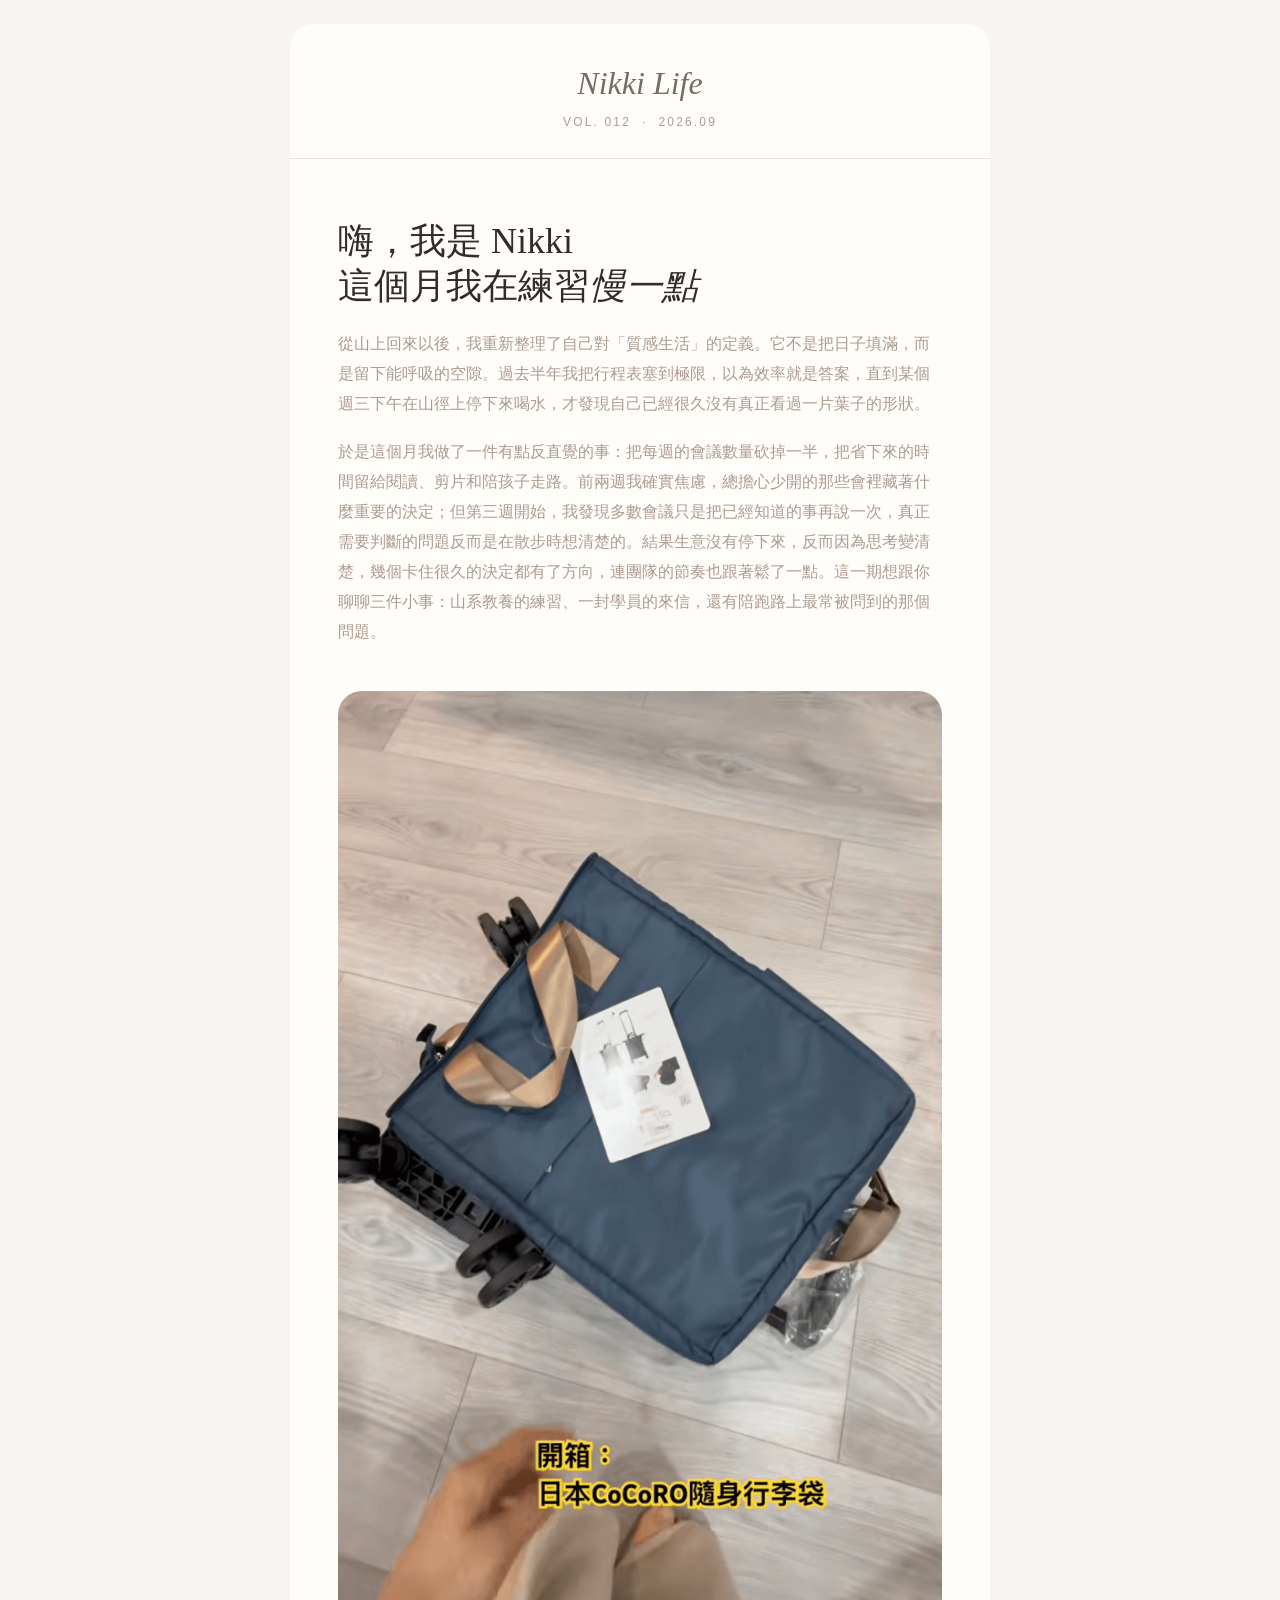
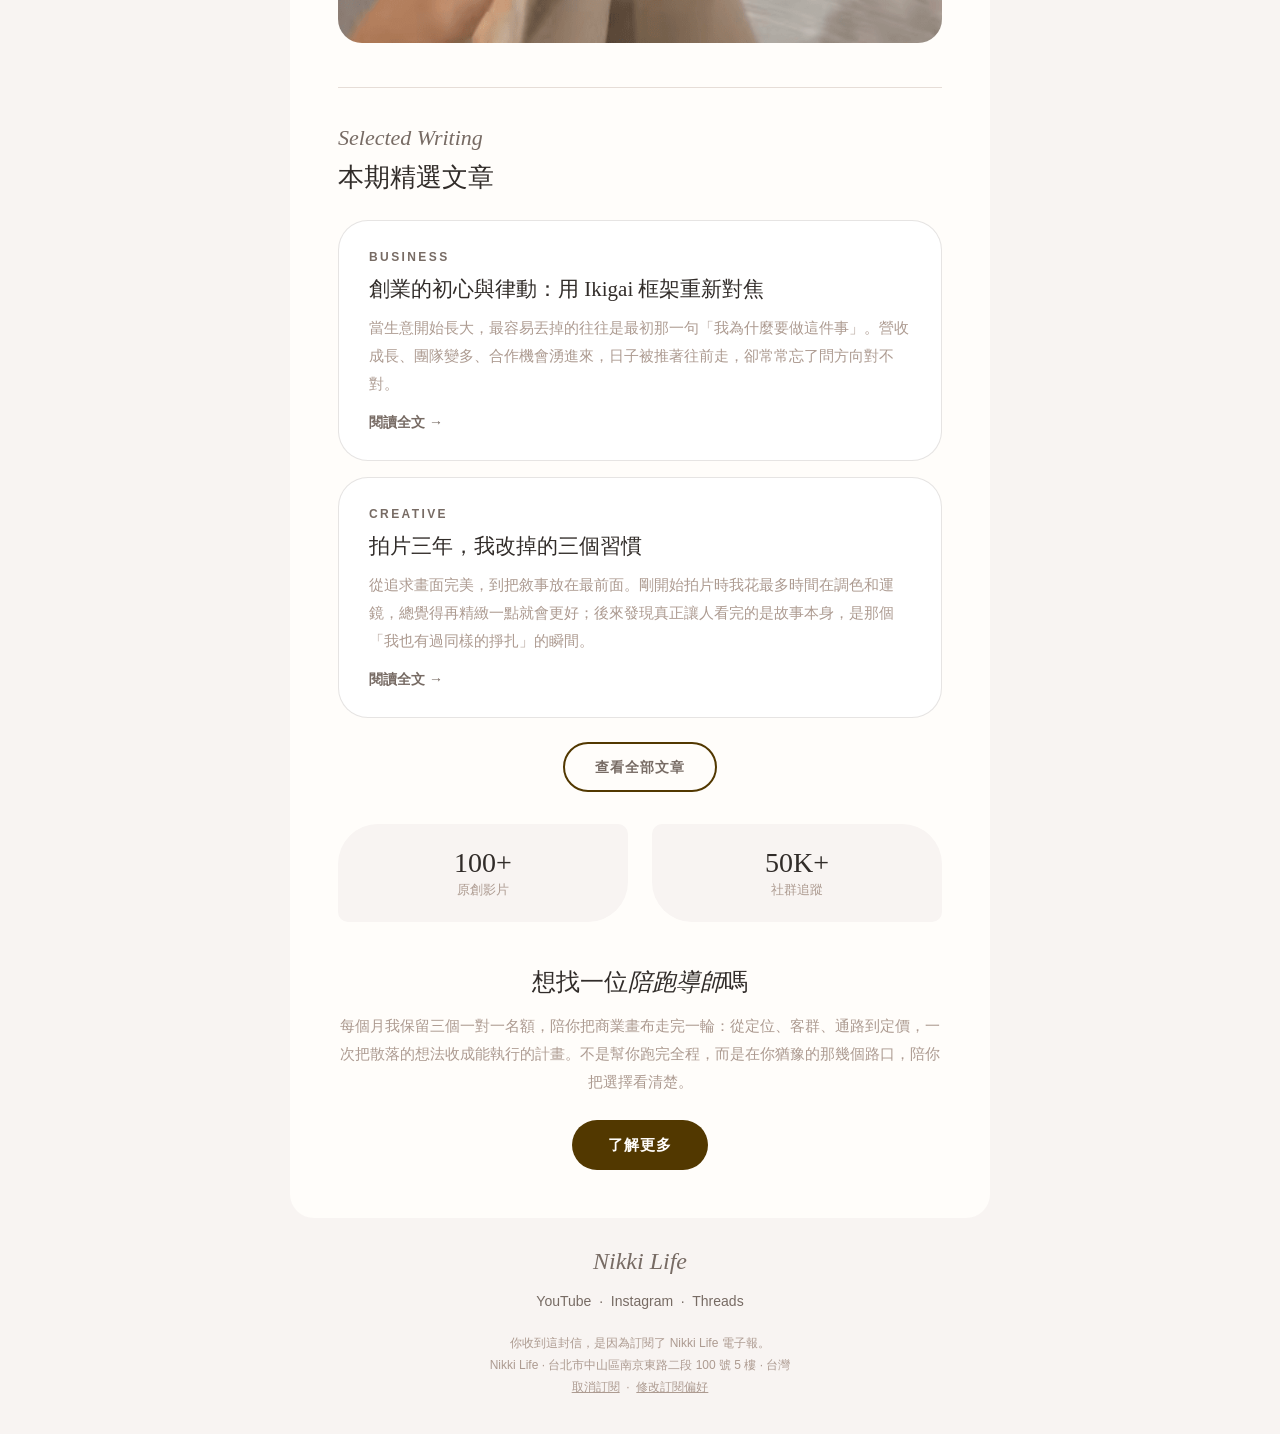
<file: edm.html>
<!doctype html>
<html lang="zh-Hant">
  <head>
    <meta charset="utf-8" />
    <meta name="viewport" content="width=device-width,initial-scale=1" />
    <meta name="color-scheme" content="light dark" />
    <meta name="supported-color-schemes" content="light dark" />
    <title>Nikki Life 電子報</title>
  </head>
  <body style="margin: 0; padding: 0; background-color: #f8f4f2">
    <table
      role="presentation"
      cellpadding="0"
      cellspacing="0"
      border="0"
      width="100%"
    >
      <tr>
        <td align="center" style="padding: 24px 12px">
          <table
            role="presentation"
            cellpadding="0"
            cellspacing="0"
            border="0"
            width="700"
            style="
              width: 700px;
              max-width: 700px;
              background-color: #fffdfa;
              border-radius: 24px;
              overflow: hidden;
            "
          >
            <!-- masthead -->
            <tr>
              <td
                class="px"
                align="center"
                style="
                  padding: 40px 48px 28px 48px;
                  background-color: #fffdfa;
                  border-bottom: 1px solid rgba(119, 107, 100, 0.18);
                "
              >
                <div
                  class="serif"
                  style="
                    font-family: Georgia, &quot;Times New Roman&quot;, serif;
                    font-style: italic;
                    font-size: 32px;
                    line-height: 1.2;
                    color: #776b64;
                    mso-line-height-rule: exactly;
                  "
                >
                  Nikki Life
                </div>
                <div
                  style="
                    font-family:
                      &quot;PingFang TC&quot;, &quot;Microsoft JhengHei&quot;,
                      Arial, sans-serif;
                    font-size: 12px;
                    letter-spacing: 0.18em;
                    color: #ad9b91;
                    padding-top: 12px;
                    mso-line-height-rule: exactly;
                    line-height: 16px;
                  "
                >
                  VOL. 012 &nbsp;·&nbsp; 2026.09
                </div>
              </td>
            </tr>

            <!-- hero -->
            <tr>
              <td class="px" style="padding: 44px 48px 8px 48px">
                <h1
                  class="hero serif"
                  style="
                    margin: 16px 0 0 0;
                    font-family: Georgia, &quot;Times New Roman&quot;, serif;
                    font-weight: 400;
                    font-size: 36px;
                    line-height: 1.25;
                    color: #312c29;
                    mso-line-height-rule: exactly;
                  "
                >
                  嗨，我是 Nikki<br />這個月我在練習<span
                    style="font-style: italic"
                    >慢一點</span
                  >
                </h1>
                <p
                  style="
                    margin: 20px 0 0 0;
                    font-family:
                      &quot;PingFang TC&quot;, &quot;Microsoft JhengHei&quot;,
                      Arial, sans-serif;
                    font-size: 16px;
                    line-height: 30px;
                    color: #ad9b91;
                    mso-line-height-rule: exactly;
                  "
                >
                  從山上回來以後，我重新整理了自己對「質感生活」的定義。它不是把日子填滿，而是留下能呼吸的空隙。過去半年我把行程表塞到極限，以為效率就是答案，直到某個週三下午在山徑上停下來喝水，才發現自己已經很久沒有真正看過一片葉子的形狀。
                </p>
                <p
                  style="
                    margin: 18px 0 0 0;
                    font-family:
                      &quot;PingFang TC&quot;, &quot;Microsoft JhengHei&quot;,
                      Arial, sans-serif;
                    font-size: 16px;
                    line-height: 30px;
                    color: #ad9b91;
                    mso-line-height-rule: exactly;
                  "
                >
                  於是這個月我做了一件有點反直覺的事：把每週的會議數量砍掉一半，把省下來的時間留給閱讀、剪片和陪孩子走路。前兩週我確實焦慮，總擔心少開的那些會裡藏著什麼重要的決定；但第三週開始，我發現多數會議只是把已經知道的事再說一次，真正需要判斷的問題反而是在散步時想清楚的。結果生意沒有停下來，反而因為思考變清楚，幾個卡住很久的決定都有了方向，連團隊的節奏也跟著鬆了一點。這一期想跟你聊聊三件小事：山系教養的練習、一封學員的來信，還有陪跑路上最常被問到的那個問題。
                </p>
              </td>
            </tr>

            <!-- media placeholder -->
            <tr>
              <td class="px" style="padding: 36px 48px 0 48px">
                <table
                  role="presentation"
                  cellpadding="0"
                  cellspacing="0"
                  border="0"
                  width="100%"
                >
                  <tr>
                    <td
                    >
                      <img src="./public/img/video-3.png" style="width:100%;border-radius: 24px;" alt="">
                    </td>
                  </tr>
                </table>
              </td>
            </tr>

            <tr>
              <td class="px" style="padding: 40px 48px 0 48px">
                <table
                  role="presentation"
                  cellpadding="0"
                  cellspacing="0"
                  border="0"
                  width="100%"
                >
                  <tr>
                    <td
                      height="1"
                      style="
                        height: 1px;
                        background-color: #e6ddd7;
                        line-height: 1px;
                        font-size: 0;
                      "
                    >
                      &nbsp;
                    </td>
                  </tr>
                </table>
              </td>
            </tr>

            <!-- articles -->
            <tr>
              <td class="px" style="padding: 36px 48px 0 48px">
                <div
                  class="serif"
                  style="
                    font-family: Georgia, &quot;Times New Roman&quot;, serif;
                    font-style: italic;
                    font-size: 22px;
                    color: #776b64;
                    line-height: 28px;
                    mso-line-height-rule: exactly;
                  "
                >
                  Selected Writing
                </div>
                <h2
                  class="h2 serif"
                  style="
                    margin: 8px 0 4px 0;
                    font-family: Georgia, &quot;Times New Roman&quot;, serif;
                    font-weight: 400;
                    font-size: 26px;
                    line-height: 1.35;
                    color: #312c29;
                    mso-line-height-rule: exactly;
                  "
                >
                  本期精選文章
                </h2>
              </td>
            </tr>

            <tr>
              <td class="px" style="padding: 20px 48px 0 48px">
                <table
                  role="presentation"
                  cellpadding="0"
                  cellspacing="0"
                  border="0"
                  width="100%"
                  style="
                    background-color: #ffffff;
                    border-radius: 30px;
                    border: 1px solid rgba(119, 107, 100, 0.18);
                  "
                >
                  <tr>
                    <td style="padding: 28px 30px">
                      <div
                        style="
                          font-family:
                            &quot;PingFang TC&quot;,
                            &quot;Microsoft JhengHei&quot;, Arial, sans-serif;
                          font-size: 12px;
                          font-weight: bold;
                          letter-spacing: 0.2em;
                          color: #776b64;
                          line-height: 16px;
                          mso-line-height-rule: exactly;
                        "
                      >
                        BUSINESS
                      </div>
                      <h3
                        class="serif"
                        style="
                          margin: 10px 0 0 0;
                          font-family:
                            Georgia, &quot;Times New Roman&quot;, serif;
                          font-weight: 400;
                          font-size: 21px;
                          line-height: 1.4;
                          color: #312c29;
                          mso-line-height-rule: exactly;
                        "
                      >
                        創業的初心與律動：用 Ikigai 框架重新對焦
                      </h3>
                      <p
                        style="
                          margin: 10px 0 0 0;
                          font-family:
                            &quot;PingFang TC&quot;,
                            &quot;Microsoft JhengHei&quot;, Arial, sans-serif;
                          font-size: 15px;
                          line-height: 28px;
                          color: #ad9b91;
                          mso-line-height-rule: exactly;
                        "
                      >
                        當生意開始長大，最容易丟掉的往往是最初那一句「我為什麼要做這件事」。營收成長、團隊變多、合作機會湧進來，日子被推著往前走，卻常常忘了問方向對不對。
                      </p>
                      <a
                        href="https://example.com/article-1"
                        style="
                          display: inline-block;
                          margin-top: 14px;
                          font-family:
                            &quot;PingFang TC&quot;,
                            &quot;Microsoft JhengHei&quot;, Arial, sans-serif;
                          font-size: 14px;
                          font-weight: bold;
                          color: #776b64;
                          text-decoration: none;
                          line-height: 20px;
                          mso-line-height-rule: exactly;
                        "
                        >閱讀全文 &rarr;</a
                      >
                    </td>
                  </tr>
                </table>
              </td>
            </tr>

            <tr>
              <td class="px" style="padding: 16px 48px 0 48px">
                <table
                  role="presentation"
                  cellpadding="0"
                  cellspacing="0"
                  border="0"
                  width="100%"
                  style="
                    background-color: #ffffff;
                    border-radius: 30px;
                    border: 1px solid rgba(119, 107, 100, 0.18);
                  "
                >
                  <tr>
                    <td style="padding: 28px 30px">
                      <div
                        style="
                          font-family:
                            &quot;PingFang TC&quot;,
                            &quot;Microsoft JhengHei&quot;, Arial, sans-serif;
                          font-size: 12px;
                          font-weight: bold;
                          letter-spacing: 0.2em;
                          color: #776b64;
                          line-height: 16px;
                          mso-line-height-rule: exactly;
                        "
                      >
                        CREATIVE
                      </div>
                      <h3
                        class="serif"
                        style="
                          margin: 10px 0 0 0;
                          font-family:
                            Georgia, &quot;Times New Roman&quot;, serif;
                          font-weight: 400;
                          font-size: 21px;
                          line-height: 1.4;
                          color: #312c29;
                          mso-line-height-rule: exactly;
                        "
                      >
                        拍片三年，我改掉的三個習慣
                      </h3>
                      <p
                        style="
                          margin: 10px 0 0 0;
                          font-family:
                            &quot;PingFang TC&quot;,
                            &quot;Microsoft JhengHei&quot;, Arial, sans-serif;
                          font-size: 15px;
                          line-height: 28px;
                          color: #ad9b91;
                          mso-line-height-rule: exactly;
                        "
                      >
                        從追求畫面完美，到把敘事放在最前面。剛開始拍片時我花最多時間在調色和運鏡，總覺得再精緻一點就會更好；後來發現真正讓人看完的是故事本身，是那個「我也有過同樣的掙扎」的瞬間。
                      </p>
                      <a
                        href="https://example.com/article-2"
                        style="
                          display: inline-block;
                          margin-top: 14px;
                          font-family:
                            &quot;PingFang TC&quot;,
                            &quot;Microsoft JhengHei&quot;, Arial, sans-serif;
                          font-size: 14px;
                          font-weight: bold;
                          color: #776b64;
                          text-decoration: none;
                          line-height: 20px;
                          mso-line-height-rule: exactly;
                        "
                        >閱讀全文 &rarr;</a
                      >
                    </td>
                  </tr>
                </table>
              </td>
            </tr>

            <tr>
              <td class="px" align="center" style="padding: 24px 48px 0 48px">
                <a
                  href="https://example.com/blog"
                  style="
                    display: inline-block;
                    font-family:
                      &quot;PingFang TC&quot;, &quot;Microsoft JhengHei&quot;,
                      Arial, sans-serif;
                    font-size: 14px;
                    font-weight: bold;
                    letter-spacing: 0.08em;
                    color: #776b64;
                    text-decoration: none;
                    border: 2px solid #523800;
                    border-radius: 50px;
                    padding: 13px 30px;
                    line-height: 20px;
                    mso-line-height-rule: exactly;
                  "
                  >查看全部文章</a
                >
              </td>
            </tr>

            <!-- stats -->
            <tr>
              <td class="px" style="padding: 32px 48px 0 48px">
                <table
                  role="presentation"
                  cellpadding="0"
                  cellspacing="0"
                  border="0"
                  width="100%"
                >
                  <tr>
                    <td
                      class="statw"
                      width="48%"
                      align="center"
                      style="
                        width: 48%;
                        background-color: #f8f4f2;
                        border-radius: 40px 10px 40px 10px;
                        padding: 22px 10px;
                      "
                    >
                      <div
                        class="serif"
                        style="
                          font-family:
                            Georgia, &quot;Times New Roman&quot;, serif;
                          font-size: 28px;
                          color: #312c29;
                          line-height: 34px;
                          mso-line-height-rule: exactly;
                        "
                      >
                        100+
                      </div>
                      <div
                        style="
                          font-family:
                            &quot;PingFang TC&quot;,
                            &quot;Microsoft JhengHei&quot;, Arial, sans-serif;
                          font-size: 13px;
                          color: #ad9b91;
                          line-height: 20px;
                          mso-line-height-rule: exactly;
                        "
                      >
                        原創影片
                      </div>
                    </td>
                    <td
                      width="4%"
                      style="width: 4%; font-size: 0; line-height: 0"
                    >
                      &nbsp;
                    </td>
                    <td
                      class="statw"
                      width="48%"
                      align="center"
                      style="
                        width: 48%;
                        background-color: #f8f4f2;
                        border-radius: 10px 40px 10px 40px;
                        padding: 22px 10px;
                      "
                    >
                      <div
                        class="serif"
                        style="
                          font-family:
                            Georgia, &quot;Times New Roman&quot;, serif;
                          font-size: 28px;
                          color: #312c29;
                          line-height: 34px;
                          mso-line-height-rule: exactly;
                        "
                      >
                        50K+
                      </div>
                      <div
                        style="
                          font-family:
                            &quot;PingFang TC&quot;,
                            &quot;Microsoft JhengHei&quot;, Arial, sans-serif;
                          font-size: 13px;
                          color: #ad9b91;
                          line-height: 20px;
                          mso-line-height-rule: exactly;
                        "
                      >
                        社群追蹤
                      </div>
                    </td>
                  </tr>
                </table>
              </td>
            </tr>

            <!-- CTA -->
            <tr>
              <td
                class="px"
                align="center"
                style="padding: 44px 48px 48px 48px"
              >
                <h2
                  class="h2 serif"
                  style="
                    margin: 0;
                    font-family: Georgia, &quot;Times New Roman&quot;, serif;
                    font-weight: 400;
                    font-size: 24px;
                    line-height: 1.4;
                    color: #312c29;
                    mso-line-height-rule: exactly;
                  "
                >
                  想找一位<span style="font-style: italic">陪跑導師</span>嗎
                </h2>
                <p
                  style="
                    margin: 12px 0 24px 0;
                    font-family:
                      &quot;PingFang TC&quot;, &quot;Microsoft JhengHei&quot;,
                      Arial, sans-serif;
                    font-size: 15px;
                    line-height: 28px;
                    color: #ad9b91;
                    mso-line-height-rule: exactly;
                  "
                >
                  每個月我保留三個一對一名額，陪你把商業畫布走完一輪：從定位、客群、通路到定價，一次把散落的想法收成能執行的計畫。不是幫你跑完全程，而是在你猶豫的那幾個路口，陪你把選擇看清楚。
                </p>
                <table
                  role="presentation"
                  cellpadding="0"
                  cellspacing="0"
                  border="0"
                  align="center"
                >
                  <tr>
                    <td
                      align="center"
                      bgcolor="#523800"
                      style="
                        background-color: #523800;
                        border-radius: 50px;
                        padding: 15px 36px;
                      "
                    >
                      <a
                        href="https://example.com/mentor"
                        style="
                          display: block;
                          font-family:
                            &quot;PingFang TC&quot;,
                            &quot;Microsoft JhengHei&quot;, Arial, sans-serif;
                          font-size: 15px;
                          font-weight: bold;
                          letter-spacing: 0.06em;
                          color: #fffdfa;
                          text-decoration: none;
                          line-height: 20px;
                          mso-line-height-rule: exactly;
                        "
                        >了解更多</a
                      >
                    </td>
                  </tr>
                </table>
              </td>
            </tr>
          </table>

          <!-- footer -->
          <table
            role="presentation"
            cellpadding="0"
            cellspacing="0"
            border="0"
            width="600"
            style="width: 600px; max-width: 600px"
          >
            <tr>
              <td
                class="px"
                align="center"
                style="padding: 28px 48px 12px 48px"
              >
                <div
                  class="serif"
                  style="
                    font-family: Georgia, &quot;Times New Roman&quot;, serif;
                    font-style: italic;
                    font-size: 24px;
                    color: #776b64;
                    line-height: 30px;
                    mso-line-height-rule: exactly;
                  "
                >
                  Nikki Life
                </div>
                <div
                  style="
                    font-family:
                      &quot;PingFang TC&quot;, &quot;Microsoft JhengHei&quot;,
                      Arial, sans-serif;
                    font-size: 14px;
                    color: #776b64;
                    padding-top: 14px;
                    line-height: 22px;
                    mso-line-height-rule: exactly;
                  "
                >
                  <a
                    href="https://www.youtube.com/"
                    style="color: #776b64; text-decoration: none"
                    >YouTube</a
                  >
                  &nbsp;·&nbsp;
                  <a
                    href="https://www.instagram.com/"
                    style="color: #776b64; text-decoration: none"
                    >Instagram</a
                  >
                  &nbsp;·&nbsp;
                  <a
                    href="https://www.threads.net/"
                    style="color: #776b64; text-decoration: none"
                    >Threads</a
                  >
                </div>
                <p
                  style="
                    margin: 20px 0 0 0;
                    font-family:
                      &quot;PingFang TC&quot;, &quot;Microsoft JhengHei&quot;,
                      Arial, sans-serif;
                    font-size: 12px;
                    line-height: 22px;
                    color: #ad9b91;
                    mso-line-height-rule: exactly;
                  "
                >
                  你收到這封信，是因為訂閱了 Nikki Life 電子報。<br />Nikki Life
                  · 台北市中山區南京東路二段 100 號 5 樓 · 台灣<br /><a
                    href="https://example.com/unsubscribe"
                    style="color: #ad9b91; text-decoration: underline"
                    >取消訂閱</a
                  >
                  &nbsp;·&nbsp;
                  <a
                    href="https://example.com/preferences"
                    style="color: #ad9b91; text-decoration: underline"
                    >修改訂閱偏好</a
                  >
                </p>
              </td>
            </tr>
          </table>
        </td>
      </tr>
    </table>
  </body>
</html>
</file>
